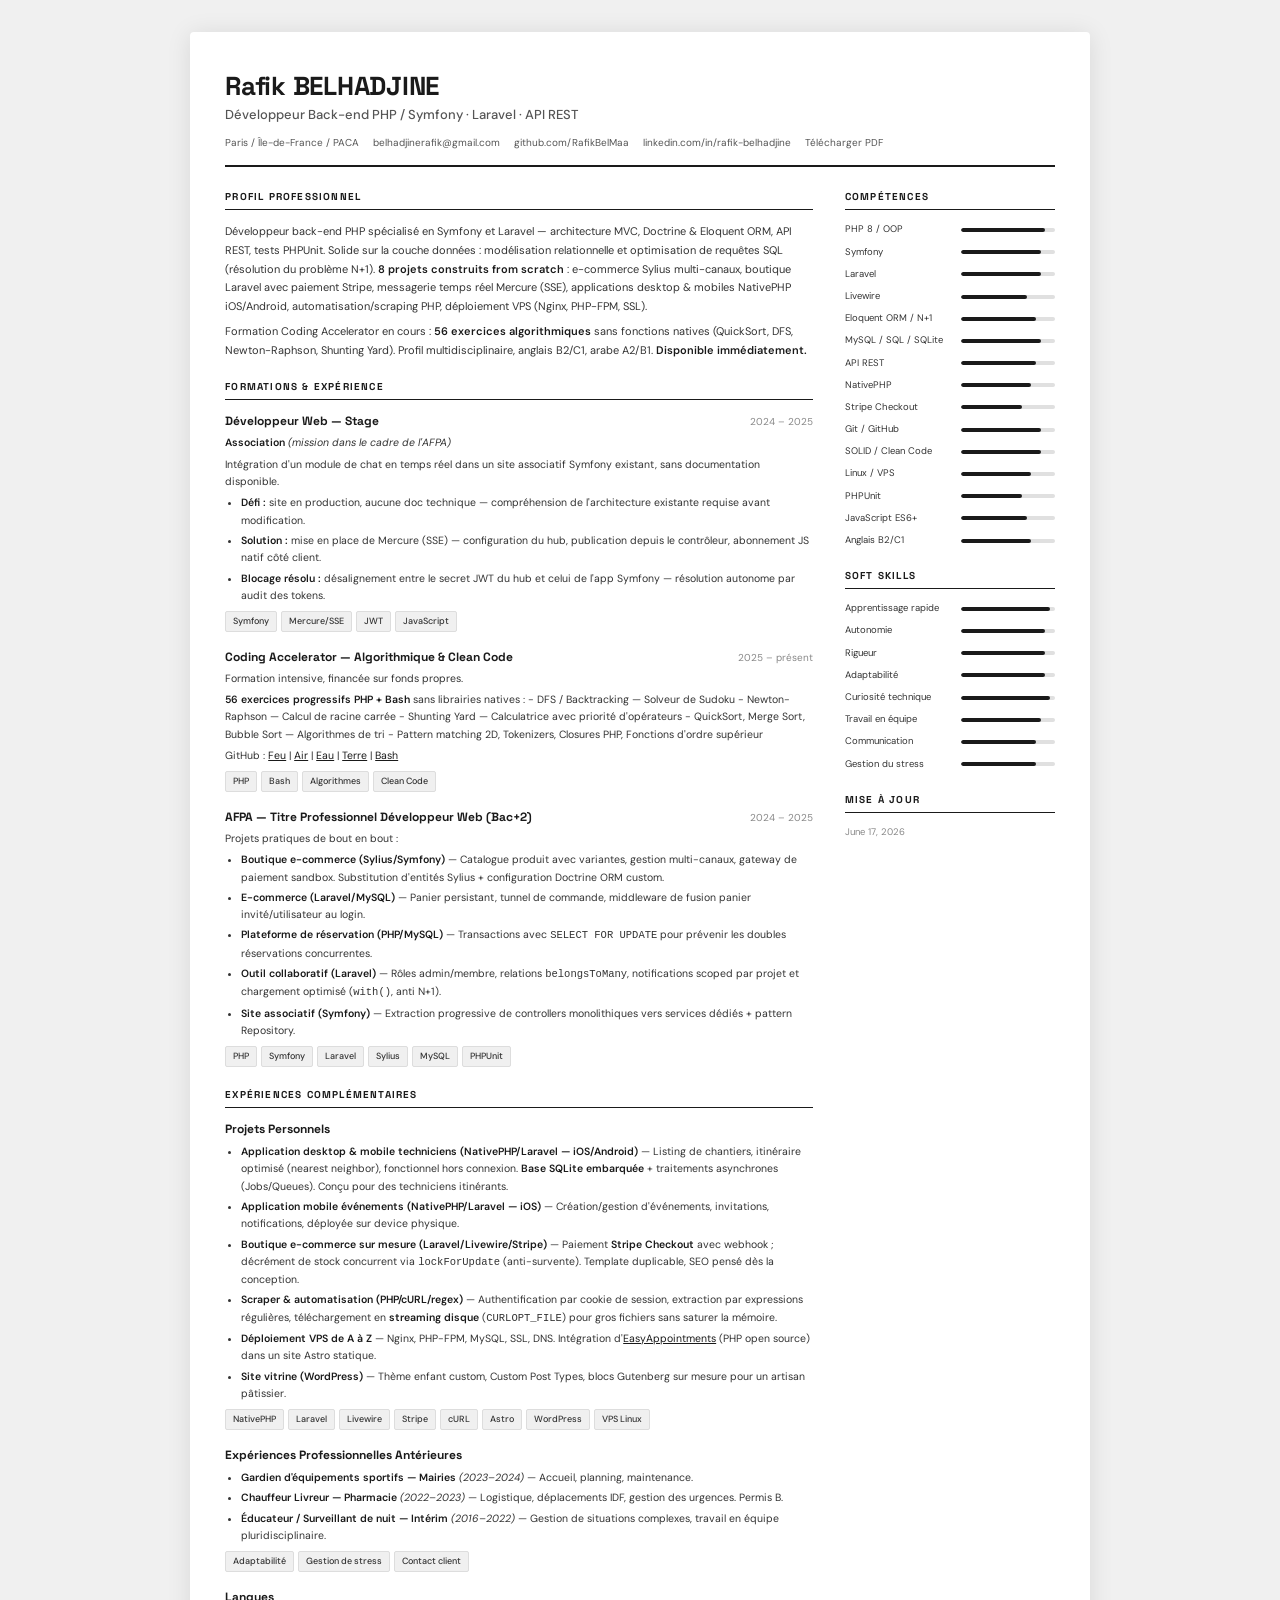
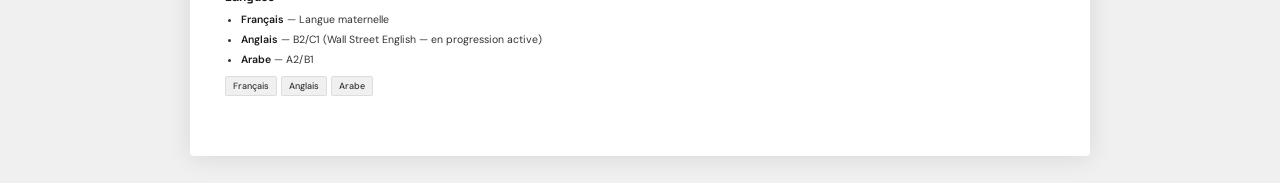
<file: index.html>
<!doctype html>
<html lang="fr">
<head>
  <meta charset="UTF-8"/>
  <meta name="viewport" content="width=device-width, initial-scale=1">
  <title>Rafik BELHADJINE — CV</title>
  <link rel="icon" href="data:image/svg+xml,<svg xmlns='http://www.w3.org/2000/svg' viewBox='0 0 100 100'><rect width='100' height='100' rx='10' fill='%231a1a1a'/><text x='50' y='72' font-size='60' font-family='Arial' font-weight='bold' fill='white' text-anchor='middle'>R</text></svg>">
  <link rel="preconnect" href="https://fonts.googleapis.com">
  <link rel="preconnect" href="https://fonts.gstatic.com" crossorigin>
  <link href="https://fonts.googleapis.com/css2?family=Space+Grotesk:wght@400;600;700&family=DM+Sans:ital,wght@0,300;0,400;0,500;0,600;1,400&display=swap" rel="stylesheet">
  <link rel="stylesheet" href="styles.css">
  <base target="_blank">
</head>
<body>
<div class="page">

  <!-- HEADER -->
  <div class="header">
    <h1>Rafik BELHADJINE</h1>
    <div class="header-role">Développeur Back-end PHP / Symfony · Laravel · API REST</div>
    <div class="contact-row">
      <span class="contact-item">Paris / Île-de-France / PACA</span>
      <span class="contact-item"><a href="mailto:belhadjinerafik@gmail.com">belhadjinerafik@gmail.com</a></span>
      <span class="contact-item"><a href="https://github.com/RafikBelMaa">github.com/RafikBelMaa</a></span>
      <span class="contact-item"><a href="https://linkedin.com/in/rafik-belhadjine">linkedin.com/in/rafik-belhadjine</a></span>
      <span class="contact-item screen"><a href="rafik-belhadjine.developpeur-back-end-php-symfony-laravel-api-rest.pdf">Télécharger PDF</a></span>
      <span class="contact-item print">https://RafikBelMaa.github.io/cv-template</span>
    </div>
  </div>

  <!-- BODY: 2 colonnes -->
  <div class="body-columns">

    <!-- COLONNE PRINCIPALE -->
    <div class="col-main">

      <div class="section">
        <div class="section-title">Profil Professionnel</div>
        <div class="summary-text"><p>Développeur back-end PHP spécialisé en Symfony et Laravel — architecture MVC, Doctrine &amp; Eloquent ORM, API REST, tests PHPUnit. Solide sur la couche données : modélisation relationnelle et optimisation de requêtes SQL (résolution du problème N+1).
<strong>8 projets construits from scratch</strong> : e-commerce Sylius multi-canaux, boutique Laravel avec paiement Stripe, messagerie temps réel Mercure (SSE), applications desktop &amp; mobiles NativePHP iOS/Android, automatisation/scraping PHP, déploiement VPS (Nginx, PHP-FPM, SSL).</p>

<p>Formation Coding Accelerator en cours : <strong>56 exercices algorithmiques</strong> sans fonctions natives (QuickSort, DFS, Newton-Raphson, Shunting Yard).
Profil multidisciplinaire, anglais B2/C1, arabe A2/B1. <strong>Disponible immédiatement.</strong></p></div>
      </div>

      <div class="section">
        <div class="section-title">Formations &amp; Expérience</div>
        <div class="job avoid-break">
          <div class="job-header">
            <span class="job-company">Développeur Web — Stage</span>
            <span class="job-period">2024 – 2025</span>
          </div>
          <div class="job-content"><p><strong>Association</strong> <em>(mission dans le cadre de l&#39;AFPA)</em></p>

<p>Intégration d&#39;un module de chat en temps réel dans un site associatif Symfony existant, sans documentation disponible.</p>

<ul><li><strong>Défi :</strong> site en production, aucune doc technique — compréhension de l&#39;architecture existante requise avant modification.</li><li><strong>Solution :</strong> mise en place de Mercure (SSE) — configuration du hub, publication depuis le contrôleur, abonnement JS natif côté client.</li><li><strong>Blocage résolu :</strong> désalignement entre le secret JWT du hub et celui de l&#39;app Symfony — résolution autonome par audit des tokens.</li></ul></div>
          <div class="job-tags">
            <span class="tag">Symfony</span><span class="tag">Mercure/SSE</span><span class="tag">JWT</span><span class="tag">JavaScript</span>
          </div>
        </div>
        <div class="job avoid-break">
          <div class="job-header">
            <span class="job-company">Coding Accelerator — Algorithmique &amp; Clean Code</span>
            <span class="job-period">2025 – présent</span>
          </div>
          <div class="job-content"><p>Formation intensive, financée sur fonds propres.</p>

<p><strong>56 exercices progressifs PHP + Bash</strong> sans librairies natives :
- DFS / Backtracking — Solveur de Sudoku
- Newton-Raphson — Calcul de racine carrée
- Shunting Yard — Calculatrice avec priorité d&#39;opérateurs
- QuickSort, Merge Sort, Bubble Sort — Algorithmes de tri
- Pattern matching 2D, Tokenizers, Closures PHP, Fonctions d&#39;ordre supérieur</p>

<p>GitHub : <a href="https://github.com/RafikBelMaa/Feu">Feu</a> | <a href="https://github.com/RafikBelMaa/ca_epreuve_air">Air</a> | <a href="https://github.com/RafikBelMaa/ca_epreuve_eau">Eau</a> | <a href="https://github.com/RafikBelMaa/ca_epreuve_terre">Terre</a> | <a href="https://github.com/RafikBelMaa/ca_shellscripts">Bash</a></p></div>
          <div class="job-tags">
            <span class="tag">PHP</span><span class="tag">Bash</span><span class="tag">Algorithmes</span><span class="tag">Clean Code</span>
          </div>
        </div>
        <div class="job avoid-break">
          <div class="job-header">
            <span class="job-company">AFPA — Titre Professionnel Développeur Web (Bac+2)</span>
            <span class="job-period">2024 – 2025</span>
          </div>
          <div class="job-content"><p>Projets pratiques de bout en bout :</p>

<ul><li><strong>Boutique e-commerce (Sylius/Symfony)</strong> — Catalogue produit avec variantes, gestion multi-canaux, gateway de paiement sandbox. Substitution d&#39;entités Sylius + configuration Doctrine ORM custom.</li><li><strong>E-commerce (Laravel/MySQL)</strong> — Panier persistant, tunnel de commande, middleware de fusion panier invité/utilisateur au login.</li><li><strong>Plateforme de réservation (PHP/MySQL)</strong> — Transactions avec <code>SELECT FOR UPDATE</code> pour prévenir les doubles réservations concurrentes.</li><li><strong>Outil collaboratif (Laravel)</strong> — Rôles admin/membre, relations <code>belongsToMany</code>, notifications scoped par projet et chargement optimisé (<code>with()</code>, anti N+1).</li><li><strong>Site associatif (Symfony)</strong> — Extraction progressive de controllers monolithiques vers services dédiés + pattern Repository.</li></ul></div>
          <div class="job-tags">
            <span class="tag">PHP</span><span class="tag">Symfony</span><span class="tag">Laravel</span><span class="tag">Sylius</span><span class="tag">MySQL</span><span class="tag">PHPUnit</span>
          </div>
        </div>
      </div>

      <div class="section">
        <div class="section-title">Expériences Complémentaires</div>
        <div class="job avoid-break">
          <div class="job-company">Projets Personnels</div>
          <div class="job-content"><ul><li><strong>Application desktop &amp; mobile techniciens (NativePHP/Laravel — iOS/Android)</strong> — Listing de chantiers, itinéraire optimisé (nearest neighbor), fonctionnel hors connexion. <strong>Base SQLite embarquée</strong> + traitements asynchrones (Jobs/Queues). Conçu pour des techniciens itinérants.</li><li><strong>Application mobile événements (NativePHP/Laravel — iOS)</strong> — Création/gestion d&#39;événements, invitations, notifications, déployée sur device physique.</li><li><strong>Boutique e-commerce sur mesure (Laravel/Livewire/Stripe)</strong> — Paiement <strong>Stripe Checkout</strong> avec webhook ; décrément de stock concurrent via <code>lockForUpdate</code> (anti-survente). Template duplicable, SEO pensé dès la conception.</li><li><strong>Scraper &amp; automatisation (PHP/cURL/regex)</strong> — Authentification par cookie de session, extraction par expressions régulières, téléchargement en <strong>streaming disque</strong> (<code>CURLOPT_FILE</code>) pour gros fichiers sans saturer la mémoire.</li><li><strong>Déploiement VPS de A à Z</strong> — Nginx, PHP-FPM, MySQL, SSL, DNS. Intégration d&#39;<a href="https://github.com/alextselegidis/easyappointments">EasyAppointments</a> (PHP open source) dans un site Astro statique.</li><li><strong>Site vitrine (WordPress)</strong> — Thème enfant custom, Custom Post Types, blocs Gutenberg sur mesure pour un artisan pâtissier.</li></ul></div>
          <div class="job-tags">
            <span class="tag">NativePHP</span><span class="tag">Laravel</span><span class="tag">Livewire</span><span class="tag">Stripe</span><span class="tag">cURL</span><span class="tag">Astro</span><span class="tag">WordPress</span><span class="tag">VPS Linux</span>
          </div>
        </div>
        <div class="job avoid-break">
          <div class="job-company">Expériences Professionnelles Antérieures</div>
          <div class="job-content"><ul><li><strong>Gardien d&#39;équipements sportifs — Mairies</strong> <em>(2023–2024)</em> — Accueil, planning, maintenance.</li><li><strong>Chauffeur Livreur — Pharmacie</strong> <em>(2022–2023)</em> — Logistique, déplacements IDF, gestion des urgences. Permis B.</li><li><strong>Éducateur / Surveillant de nuit — Intérim</strong> <em>(2016–2022)</em> — Gestion de situations complexes, travail en équipe pluridisciplinaire.</li></ul></div>
          <div class="job-tags">
            <span class="tag">Adaptabilité</span><span class="tag">Gestion de stress</span><span class="tag">Contact client</span>
          </div>
        </div>
        <div class="job avoid-break">
          <div class="job-company">Langues</div>
          <div class="job-content"><ul><li><strong>Français</strong> — Langue maternelle</li><li><strong>Anglais</strong> — B2/C1 (Wall Street English — en progression active)</li><li><strong>Arabe</strong> — A2/B1</li></ul></div>
          <div class="job-tags">
            <span class="tag">Français</span><span class="tag">Anglais</span><span class="tag">Arabe</span>
          </div>
        </div>
      </div>

    </div>

    <!-- COLONNE LATÉRALE -->
    <div class="col-side">

      <div class="section">
        <div class="section-title">Compétences</div>
        <div class="skills-list">
          <div class="skill-item">
            <span class="skill-name">PHP 8 / OOP</span>
            <div class="skill-bar-wrap"><div class="skill-bar-fill" style="width:90%"></div></div>
          </div>
          <div class="skill-item">
            <span class="skill-name">Symfony</span>
            <div class="skill-bar-wrap"><div class="skill-bar-fill" style="width:85%"></div></div>
          </div>
          <div class="skill-item">
            <span class="skill-name">Laravel</span>
            <div class="skill-bar-wrap"><div class="skill-bar-fill" style="width:85%"></div></div>
          </div>
          <div class="skill-item">
            <span class="skill-name">Livewire</span>
            <div class="skill-bar-wrap"><div class="skill-bar-fill" style="width:70%"></div></div>
          </div>
          <div class="skill-item">
            <span class="skill-name">Eloquent ORM / N+1</span>
            <div class="skill-bar-wrap"><div class="skill-bar-fill" style="width:80%"></div></div>
          </div>
          <div class="skill-item">
            <span class="skill-name">MySQL / SQL / SQLite</span>
            <div class="skill-bar-wrap"><div class="skill-bar-fill" style="width:85%"></div></div>
          </div>
          <div class="skill-item">
            <span class="skill-name">API REST</span>
            <div class="skill-bar-wrap"><div class="skill-bar-fill" style="width:80%"></div></div>
          </div>
          <div class="skill-item">
            <span class="skill-name">NativePHP</span>
            <div class="skill-bar-wrap"><div class="skill-bar-fill" style="width:75%"></div></div>
          </div>
          <div class="skill-item">
            <span class="skill-name">Stripe Checkout</span>
            <div class="skill-bar-wrap"><div class="skill-bar-fill" style="width:65%"></div></div>
          </div>
          <div class="skill-item">
            <span class="skill-name">Git / GitHub</span>
            <div class="skill-bar-wrap"><div class="skill-bar-fill" style="width:85%"></div></div>
          </div>
          <div class="skill-item">
            <span class="skill-name">SOLID / Clean Code</span>
            <div class="skill-bar-wrap"><div class="skill-bar-fill" style="width:85%"></div></div>
          </div>
          <div class="skill-item">
            <span class="skill-name">Linux / VPS</span>
            <div class="skill-bar-wrap"><div class="skill-bar-fill" style="width:75%"></div></div>
          </div>
          <div class="skill-item">
            <span class="skill-name">PHPUnit</span>
            <div class="skill-bar-wrap"><div class="skill-bar-fill" style="width:65%"></div></div>
          </div>
          <div class="skill-item">
            <span class="skill-name">JavaScript ES6+</span>
            <div class="skill-bar-wrap"><div class="skill-bar-fill" style="width:70%"></div></div>
          </div>
          <div class="skill-item">
            <span class="skill-name">Anglais B2/C1</span>
            <div class="skill-bar-wrap"><div class="skill-bar-fill" style="width:75%"></div></div>
          </div>
        </div>
      </div>

      <div class="section">
        <div class="section-title">Soft Skills</div>
        <div class="skills-list">
          <div class="skill-item">
            <span class="skill-name">Apprentissage rapide</span>
            <div class="skill-bar-wrap"><div class="skill-bar-fill" style="width:95%"></div></div>
          </div>
          <div class="skill-item">
            <span class="skill-name">Autonomie</span>
            <div class="skill-bar-wrap"><div class="skill-bar-fill" style="width:90%"></div></div>
          </div>
          <div class="skill-item">
            <span class="skill-name">Rigueur</span>
            <div class="skill-bar-wrap"><div class="skill-bar-fill" style="width:90%"></div></div>
          </div>
          <div class="skill-item">
            <span class="skill-name">Adaptabilité</span>
            <div class="skill-bar-wrap"><div class="skill-bar-fill" style="width:90%"></div></div>
          </div>
          <div class="skill-item">
            <span class="skill-name">Curiosité technique</span>
            <div class="skill-bar-wrap"><div class="skill-bar-fill" style="width:95%"></div></div>
          </div>
          <div class="skill-item">
            <span class="skill-name">Travail en équipe</span>
            <div class="skill-bar-wrap"><div class="skill-bar-fill" style="width:85%"></div></div>
          </div>
          <div class="skill-item">
            <span class="skill-name">Communication</span>
            <div class="skill-bar-wrap"><div class="skill-bar-fill" style="width:80%"></div></div>
          </div>
          <div class="skill-item">
            <span class="skill-name">Gestion du stress</span>
            <div class="skill-bar-wrap"><div class="skill-bar-fill" style="width:80%"></div></div>
          </div>
        </div>
      </div>

      <div class="section">
        <div class="section-title">Mise à jour</div>
        <p class="update-info"><time>June 17, 2026</time></p>
      </div>

    </div>

  </div>

</div>
</body>
</html>
</file>
<file: styles.css>
/* Rafik BELHADJINE — CV en ligne
   Design : monochrome #1a1a1a + gris, 2 colonnes
   Correspond au cv-template.html du career-ops */

:root {
  --font-heading: 'Space Grotesk', sans-serif;
  --font-body:    'DM Sans', sans-serif;
  --ink:          #1a1a1a;
  --muted:        #555;
  --subtle:       #888;
  --bg:           #ffffff;
  --tag-bg:       #f0f0f0;
  --tag-border:   #ddd;
  --bar-bg:       #e0e0e0;
  --bar-fill:     #1a1a1a;
}

* { margin: 0; padding: 0; box-sizing: border-box; }
html { -webkit-print-color-adjust: exact; print-color-adjust: exact; }

body {
  font-family: var(--font-body);
  font-size: 11px;
  line-height: 1.6;
  color: var(--ink);
  background: var(--bg);
}

/* ===== PAGE ===== */
.page {
  max-width: 900px;
  margin: 0 auto;
  padding: 2.5rem 2.2rem;
}

/* ===== HEADER ===== */
.header {
  margin-bottom: 22px;
  padding-bottom: 14px;
  border-bottom: 2px solid var(--ink);
}

.header h1 {
  font-family: var(--font-heading);
  font-size: 26px;
  font-weight: 700;
  color: var(--ink);
  letter-spacing: -0.01em;
  line-height: 1.1;
  margin-bottom: 4px;
}

.header-role {
  font-size: 13px;
  font-weight: 500;
  color: var(--muted);
  margin-bottom: 10px;
}

.contact-row {
  display: flex;
  flex-wrap: wrap;
  gap: 4px 14px;
  font-size: 10px;
  color: var(--muted);
}

.contact-row a { color: var(--muted); text-decoration: none; }
.contact-row a:hover { color: var(--ink); text-decoration: underline; }

/* ===== LAYOUT ===== */
.body-columns {
  display: flex;
  gap: 32px;
  align-items: flex-start;
}

.col-main { flex: 1 1 0; min-width: 0; }
.col-side  { width: 210px; flex-shrink: 0; }

/* ===== SECTIONS ===== */
.section { margin-bottom: 20px; }

.section-title {
  font-family: var(--font-heading);
  font-size: 10px;
  font-weight: 700;
  text-transform: uppercase;
  letter-spacing: 0.12em;
  color: var(--ink);
  border-bottom: 1.5px solid var(--ink);
  padding-bottom: 4px;
  margin-bottom: 12px;
}

/* ===== SUMMARY ===== */
.summary-text { font-size: 11px; line-height: 1.7; color: #333; }
.summary-text p { margin-bottom: 6px; }
.summary-text strong { font-weight: 600; color: var(--ink); }
.summary-text a { color: var(--ink); text-decoration: underline; }
.summary-text a:hover { opacity: 0.7; }

/* ===== JOBS ===== */
.job { margin-bottom: 16px; }

.job-header {
  display: flex;
  justify-content: space-between;
  align-items: baseline;
  gap: 8px;
  margin-bottom: 3px;
}

.job-company {
  font-family: var(--font-heading);
  font-size: 12px;
  font-weight: 700;
  color: var(--ink);
}

.job-period {
  font-size: 10px;
  color: var(--subtle);
  white-space: nowrap;
}

.job-content { font-size: 10.5px; line-height: 1.65; color: #333; }
.job-content p  { margin-bottom: 4px; }
.job-content ul { padding-left: 16px; margin: 4px 0; }
.job-content li { margin-bottom: 3px; }
.job-content strong { font-weight: 600; color: var(--ink); }
.job-content a  { color: var(--ink); text-decoration: underline; }
.job-content a:hover { opacity: 0.7; }
.job-content h4 { font-size: 10.5px; font-weight: 600; color: var(--ink); margin: 6px 0 2px; }

/* ===== TAGS ===== */
.job-tags {
  display: flex;
  flex-wrap: wrap;
  gap: 4px;
  margin-top: 7px;
}

.tag {
  font-size: 9px;
  font-weight: 500;
  color: #333;
  background: var(--tag-bg);
  border: 1px solid var(--tag-border);
  padding: 2px 7px;
  border-radius: 2px;
}

/* ===== SKILL BARS (side) ===== */
.skills-list {
  display: flex;
  flex-direction: column;
  gap: 7px;
}

.skill-item {
  display: flex;
  align-items: center;
  gap: 8px;
}

.skill-name {
  font-size: 9.5px;
  color: #333;
  width: 108px;
  flex-shrink: 0;
  white-space: nowrap;
  overflow: hidden;
  text-overflow: ellipsis;
}

.skill-bar-wrap {
  flex: 1;
  height: 4px;
  background: var(--bar-bg);
  border-radius: 2px;
  overflow: hidden;
}

.skill-bar-fill {
  height: 100%;
  background: var(--bar-fill);
  border-radius: 2px;
}

/* ===== MISC ===== */
.update-info { font-size: 9.5px; color: var(--subtle); line-height: 1.6; }
a { color: var(--ink); text-decoration: none; }

.avoid-break { break-inside: avoid; page-break-inside: avoid; }

/* ===== PRINT ===== */
@media print {
  body { font-size: 10px; background: white; }
  .page { max-width: 100%; padding: 0; }
  .screen { display: none !important; }
  .col-side { width: 185px; }
}

/* ===== SCREEN ===== */
@media not print {
  .print { display: none; }

  body { background: #f0f0f0; }

  .page {
    background: white;
    box-shadow: 0 2px 24px rgba(0,0,0,0.10);
    border-radius: 4px;
    margin: 2rem auto;
  }
}

@page { size: A4; margin: 14mm; }
</file>
